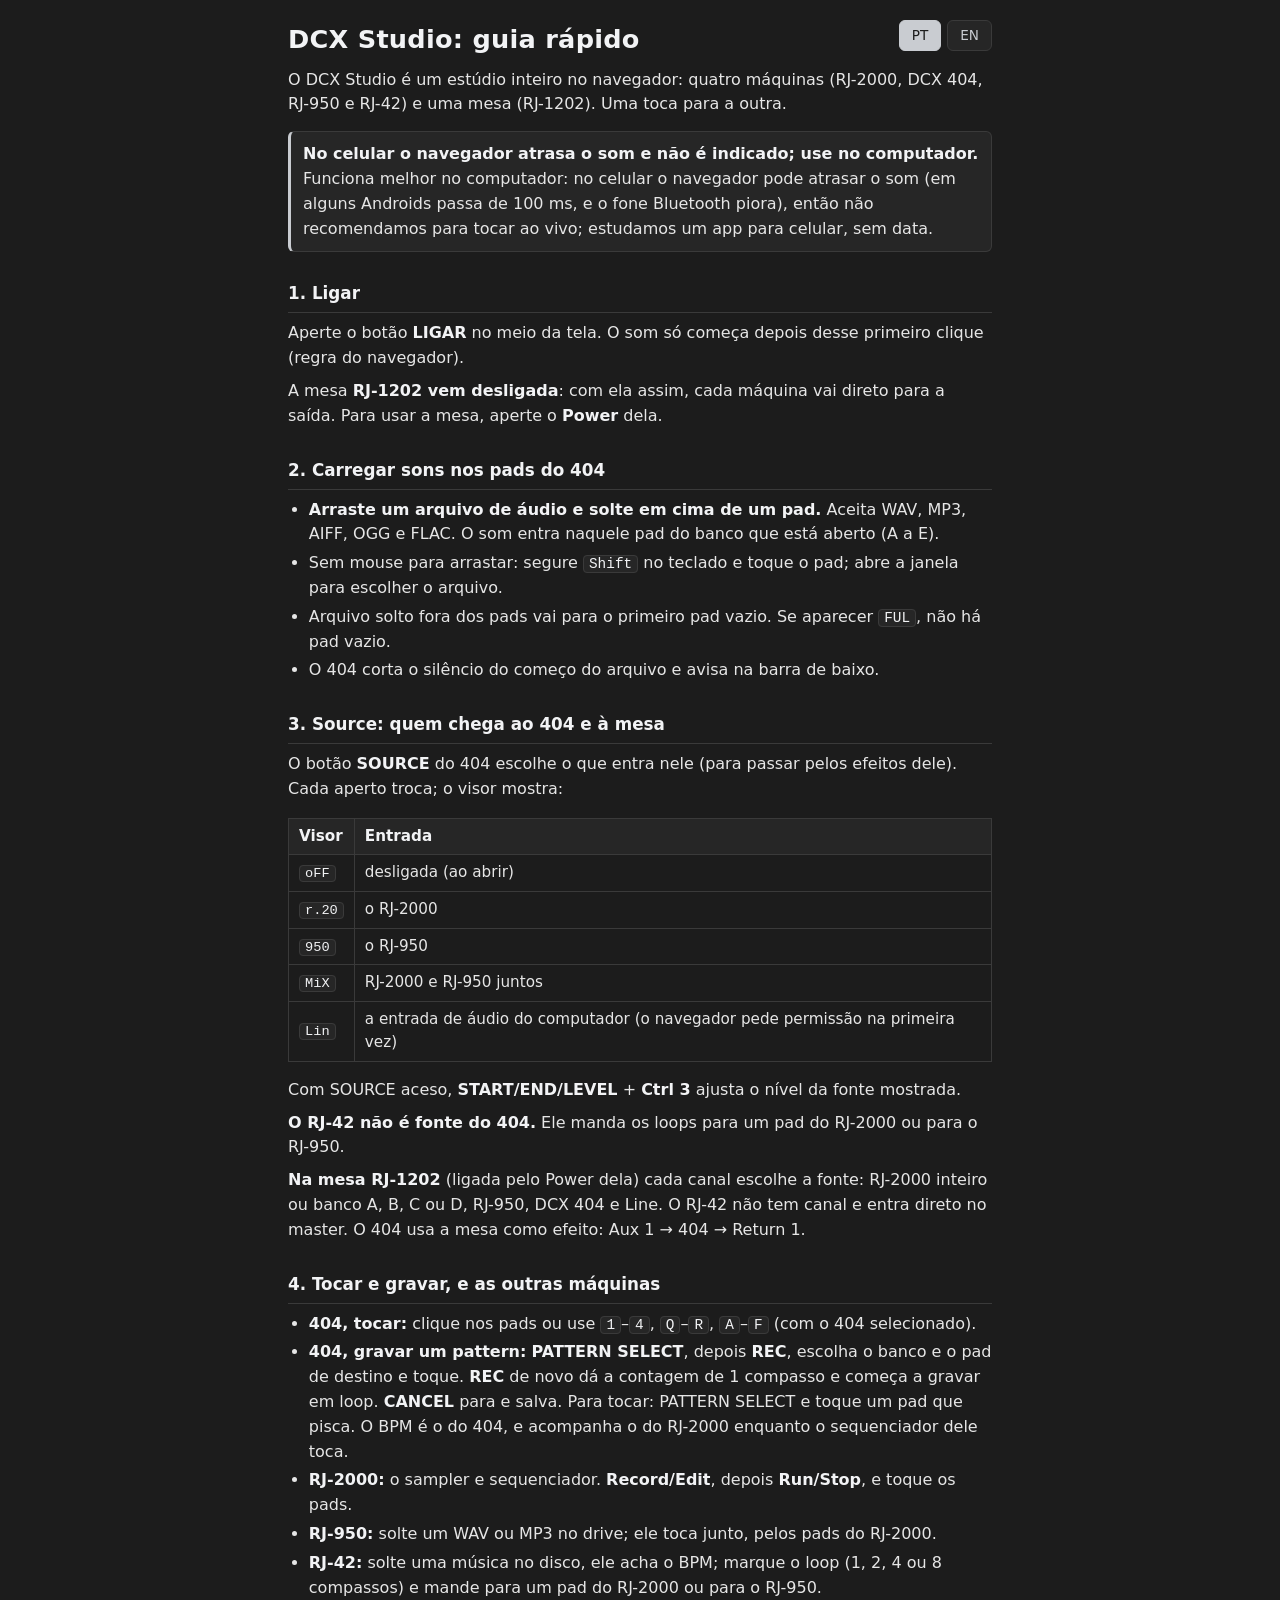
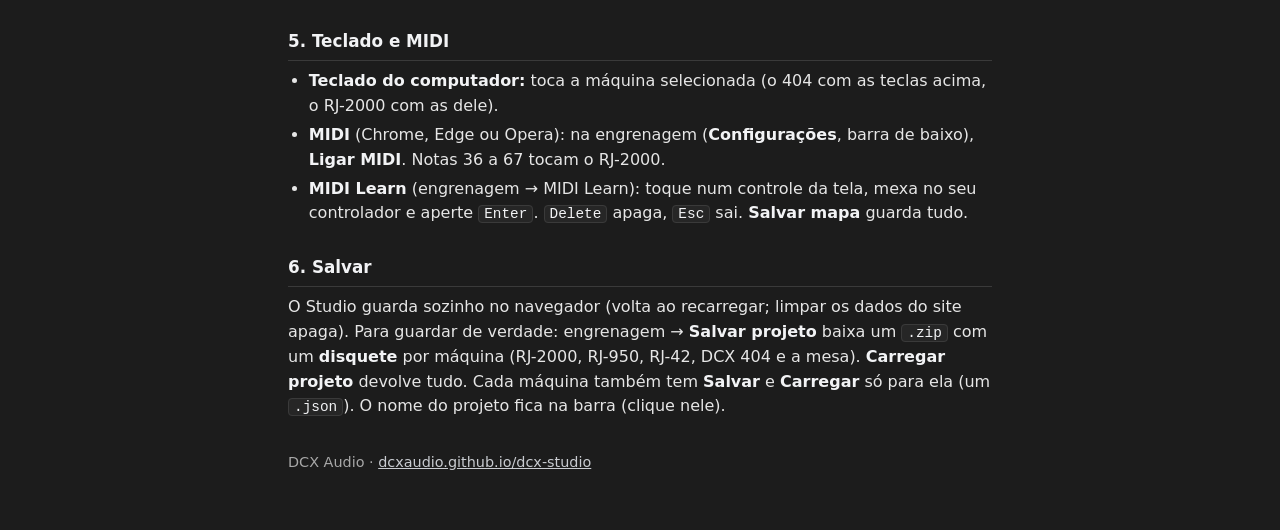
<file: guia/index.html>
<!doctype html>
<html lang="pt-BR">
<head>
<meta charset="utf-8">
<meta name="viewport" content="width=device-width, initial-scale=1">
<title>DCX Studio: guia rápido</title>
<style>
:root{--bg:#1c1c1c;--panel:#262626;--line:#3a3a3a;--text:#e6e6e6;--mute:#a8a8a8;--silver:#c9ccd1;--hi:#f2f3f5}
*{box-sizing:border-box}
html{-webkit-text-size-adjust:100%}
body{margin:0;background:var(--bg);color:var(--text);font:16px/1.55 system-ui,-apple-system,"Segoe UI",Roboto,Helvetica,Arial,sans-serif}
main{max-width:46rem;margin:0 auto;padding:20px 16px 48px}
header{display:flex;align-items:flex-start;justify-content:space-between;gap:12px;flex-wrap:wrap;margin-bottom:8px}
h1{margin:0;font-size:1.6rem;color:var(--hi);letter-spacing:.01em}
h2{margin:28px 0 8px;font-size:1.05rem;color:var(--hi);border-bottom:1px solid var(--line);padding-bottom:6px}
p,ul,ol{margin:8px 0}
ul,ol{padding-left:1.3rem}
li{margin:4px 0}
a{color:var(--silver)}
b,strong{color:var(--hi)}
code,kbd{font:.9em ui-monospace,SFMono-Regular,Menlo,Consolas,monospace;background:var(--panel);border:1px solid var(--line);border-radius:4px;padding:0 5px;color:var(--hi)}
.lang{display:flex;gap:6px}
.lang button{font:inherit;font-size:.85rem;color:var(--silver);background:var(--panel);border:1px solid var(--line);border-radius:6px;padding:4px 12px;cursor:pointer}
.lang button[aria-pressed="true"]{background:var(--silver);color:var(--bg);border-color:var(--silver)}
.note{background:var(--panel);border:1px solid var(--line);border-left:3px solid var(--silver);border-radius:6px;padding:10px 12px;margin:14px 0}
.tbl{overflow-x:auto}
table{border-collapse:collapse;width:100%;margin:8px 0}
th,td{text-align:left;padding:6px 10px;border:1px solid var(--line);font-size:.95rem}
th{background:var(--panel);color:var(--hi)}
.back{margin-top:32px;font-size:.9rem;color:var(--mute)}
[hidden]{display:none!important}
</style>
</head>
<body>
<main>
<header>
  <h1>DCX Studio: guia rápido</h1>
  <div class="lang" role="group" aria-label="Idioma / Language">
    <button type="button" id="b-pt" aria-pressed="true">PT</button>
    <button type="button" id="b-en" aria-pressed="false">EN</button>
  </div>
</header>

<!-- ============ PT ============ -->
<div id="pt" lang="pt-BR">
<p>O DCX Studio é um estúdio inteiro no navegador: quatro máquinas (RJ-2000, DCX 404, RJ-950 e RJ-42) e uma mesa (RJ-1202). Uma toca para a outra.</p>

<div class="note"><b>No celular o navegador atrasa o som e não é indicado; use no computador.</b> Funciona melhor no computador: no celular o navegador pode atrasar o som (em alguns Androids passa de 100 ms, e o fone Bluetooth piora), então não recomendamos para tocar ao vivo; estudamos um app para celular, sem data.</div>

<h2>1. Ligar</h2>
<p>Aperte o botão <b>LIGAR</b> no meio da tela. O som só começa depois desse primeiro clique (regra do navegador).</p>
<p>A mesa <b>RJ-1202 vem desligada</b>: com ela assim, cada máquina vai direto para a saída. Para usar a mesa, aperte o <b>Power</b> dela.</p>

<h2>2. Carregar sons nos pads do 404</h2>
<ul>
  <li><b>Arraste um arquivo de áudio e solte em cima de um pad.</b> Aceita WAV, MP3, AIFF, OGG e FLAC. O som entra naquele pad do banco que está aberto (A a E).</li>
  <li>Sem mouse para arrastar: segure <kbd>Shift</kbd> no teclado e toque o pad; abre a janela para escolher o arquivo.</li>
  <li>Arquivo solto fora dos pads vai para o primeiro pad vazio. Se aparecer <code>FUL</code>, não há pad vazio.</li>
  <li>O 404 corta o silêncio do começo do arquivo e avisa na barra de baixo.</li>
</ul>

<h2>3. Source: quem chega ao 404 e à mesa</h2>
<p>O botão <b>SOURCE</b> do 404 escolhe o que entra nele (para passar pelos efeitos dele). Cada aperto troca; o visor mostra:</p>
<div class="tbl"><table>
<tr><th>Visor</th><th>Entrada</th></tr>
<tr><td><code>oFF</code></td><td>desligada (ao abrir)</td></tr>
<tr><td><code>r.20</code></td><td>o RJ-2000</td></tr>
<tr><td><code>950</code></td><td>o RJ-950</td></tr>
<tr><td><code>MiX</code></td><td>RJ-2000 e RJ-950 juntos</td></tr>
<tr><td><code>Lin</code></td><td>a entrada de áudio do computador (o navegador pede permissão na primeira vez)</td></tr>
</table></div>
<p>Com SOURCE aceso, <b>START/END/LEVEL</b> + <b>Ctrl 3</b> ajusta o nível da fonte mostrada.</p>
<p><b>O RJ-42 não é fonte do 404.</b> Ele manda os loops para um pad do RJ-2000 ou para o RJ-950.</p>
<p><b>Na mesa RJ-1202</b> (ligada pelo Power dela) cada canal escolhe a fonte: RJ-2000 inteiro ou banco A, B, C ou D, RJ-950, DCX 404 e Line. O RJ-42 não tem canal e entra direto no master. O 404 usa a mesa como efeito: Aux 1 → 404 → Return 1.</p>

<h2>4. Tocar e gravar, e as outras máquinas</h2>
<ul>
  <li><b>404, tocar:</b> clique nos pads ou use <kbd>1</kbd>–<kbd>4</kbd>, <kbd>Q</kbd>–<kbd>R</kbd>, <kbd>A</kbd>–<kbd>F</kbd> (com o 404 selecionado).</li>
  <li><b>404, gravar um pattern:</b> <b>PATTERN SELECT</b>, depois <b>REC</b>, escolha o banco e o pad de destino e toque. <b>REC</b> de novo dá a contagem de 1 compasso e começa a gravar em loop. <b>CANCEL</b> para e salva. Para tocar: PATTERN SELECT e toque um pad que pisca. O BPM é o do 404, e acompanha o do RJ-2000 enquanto o sequenciador dele toca.</li>
  <li><b>RJ-2000:</b> o sampler e sequenciador. <b>Record/Edit</b>, depois <b>Run/Stop</b>, e toque os pads.</li>
  <li><b>RJ-950:</b> solte um WAV ou MP3 no drive; ele toca junto, pelos pads do RJ-2000.</li>
  <li><b>RJ-42:</b> solte uma música no disco, ele acha o BPM; marque o loop (1, 2, 4 ou 8 compassos) e mande para um pad do RJ-2000 ou para o RJ-950.</li>
</ul>

<h2>5. Teclado e MIDI</h2>
<ul>
  <li><b>Teclado do computador:</b> toca a máquina selecionada (o 404 com as teclas acima, o RJ-2000 com as dele).</li>
  <li><b>MIDI</b> (Chrome, Edge ou Opera): na engrenagem (<b>Configurações</b>, barra de baixo), <b>Ligar MIDI</b>. Notas 36 a 67 tocam o RJ-2000.</li>
  <li><b>MIDI Learn</b> (engrenagem → MIDI Learn): toque num controle da tela, mexa no seu controlador e aperte <kbd>Enter</kbd>. <kbd>Delete</kbd> apaga, <kbd>Esc</kbd> sai. <b>Salvar mapa</b> guarda tudo.</li>
</ul>

<h2>6. Salvar</h2>
<p>O Studio guarda sozinho no navegador (volta ao recarregar; limpar os dados do site apaga). Para guardar de verdade: engrenagem → <b>Salvar projeto</b> baixa um <code>.zip</code> com um <b>disquete</b> por máquina (RJ-2000, RJ-950, RJ-42, DCX 404 e a mesa). <b>Carregar projeto</b> devolve tudo. Cada máquina também tem <b>Salvar</b> e <b>Carregar</b> só para ela (um <code>.json</code>). O nome do projeto fica na barra (clique nele).</p>
</div>

<!-- ============ EN ============ -->
<div id="en" lang="en" hidden>
<p><b>DCX Studio</b> puts four machines (RJ-2000, DCX 404, RJ-950, RJ-42) and a mixer (RJ-1202) in one browser rack. They play into each other.</p>

<div class="note"><b>On phones the browser adds audio delay, so we recommend a computer.</b> On phones the browser can delay the sound (over 100 ms on some Android devices, worse with Bluetooth headphones), so we don't recommend it for playing live; a phone app is being studied, no date.</div>

<h2>1. Power on</h2>
<p>Press <b>LIGAR</b> in the middle of the screen. Audio starts at that first click (a browser rule).</p>
<p>The <b>RJ-1202 mixer starts off</b>: each machine then goes straight to the output. Press the mixer's <b>Power</b> to use it.</p>

<h2>2. Load sounds into 404 pads</h2>
<ul>
  <li><b>Drag an audio file onto a pad.</b> WAV, MP3, AIFF, OGG and FLAC work. The sound goes into that pad of the open bank (A to E).</li>
  <li>No drag? Hold <kbd>Shift</kbd> and tap a pad to pick a file.</li>
  <li>A file dropped outside the pads goes to the first empty pad. <code>FUL</code> means no empty pad.</li>
  <li>The 404 trims leading silence and says so in the bottom bar.</li>
</ul>

<h2>3. Source: what feeds the 404 and the mixer</h2>
<p>The 404's <b>SOURCE</b> button picks what goes into it (through its effects). Each press cycles; the display shows:</p>
<div class="tbl"><table>
<tr><th>Display</th><th>Input</th></tr>
<tr><td><code>oFF</code></td><td>off (default)</td></tr>
<tr><td><code>r.20</code></td><td>the RJ-2000</td></tr>
<tr><td><code>950</code></td><td>the RJ-950</td></tr>
<tr><td><code>MiX</code></td><td>RJ-2000 and RJ-950 together</td></tr>
<tr><td><code>Lin</code></td><td>the computer's audio input (the browser asks permission the first time)</td></tr>
</table></div>
<p><b>The RJ-42 is not a 404 source.</b> It sends loops to an RJ-2000 pad or to the RJ-950.</p>
<p><b>On the mixer</b> (switch its Power on) each channel picks a source: RJ-2000 (whole or bank A–D), RJ-950, DCX 404, Line. The RJ-42 has no channel and goes straight to master. The 404 uses the mixer as an effect: Aux 1 → 404 → Return 1.</p>

<h2>4. Play and record</h2>
<ul>
  <li><b>404 pattern:</b> PATTERN SELECT, REC, pick bank and pad, play; REC again gives a 1-bar count-in and loops; CANCEL saves.</li>
  <li><b>RJ-2000:</b> Record/Edit, then Run/Stop, play the pads.</li>
  <li><b>RJ-950:</b> drop a WAV or MP3 on the drive; it plays through the RJ-2000 pads.</li>
  <li><b>RJ-42:</b> drop a song on the disc, it finds the BPM; mark a loop and send it to an RJ-2000 pad or the RJ-950.</li>
</ul>

<h2>5. Keyboard and MIDI</h2>
<p>The computer keyboard plays the selected machine. Gear icon: <b>Ligar MIDI</b> (Chrome, Edge, Opera), then <b>MIDI Learn</b>: tap a control, move yours, press <kbd>Enter</kbd>.</p>

<h2>6. Save</h2>
<p>The browser autosaves. Gear icon: <b>Salvar projeto</b> downloads a <code>.zip</code> with one floppy per machine; <b>Carregar projeto</b> restores it.</p>
</div>

<p class="back">DCX Audio · <a href="https://dcxaudio.github.io/dcx-studio/">dcxaudio.github.io/dcx-studio</a></p>
</main>
<script>
(function(){
  var pt=document.getElementById('pt'),en=document.getElementById('en'),
      bp=document.getElementById('b-pt'),be=document.getElementById('b-en');
  function set(l){
    var e=l==='en';
    pt.hidden=e;en.hidden=!e;
    bp.setAttribute('aria-pressed',String(!e));be.setAttribute('aria-pressed',String(e));
    document.documentElement.lang=e?'en':'pt-BR';
    document.title=e?'DCX Studio: quick guide':'DCX Studio: guia rápido';
  }
  bp.onclick=function(){set('pt')};be.onclick=function(){set('en')};
  if(/^#en$/.test(location.hash))set('en');
})();
</script>
</body>
</html>
</file>
